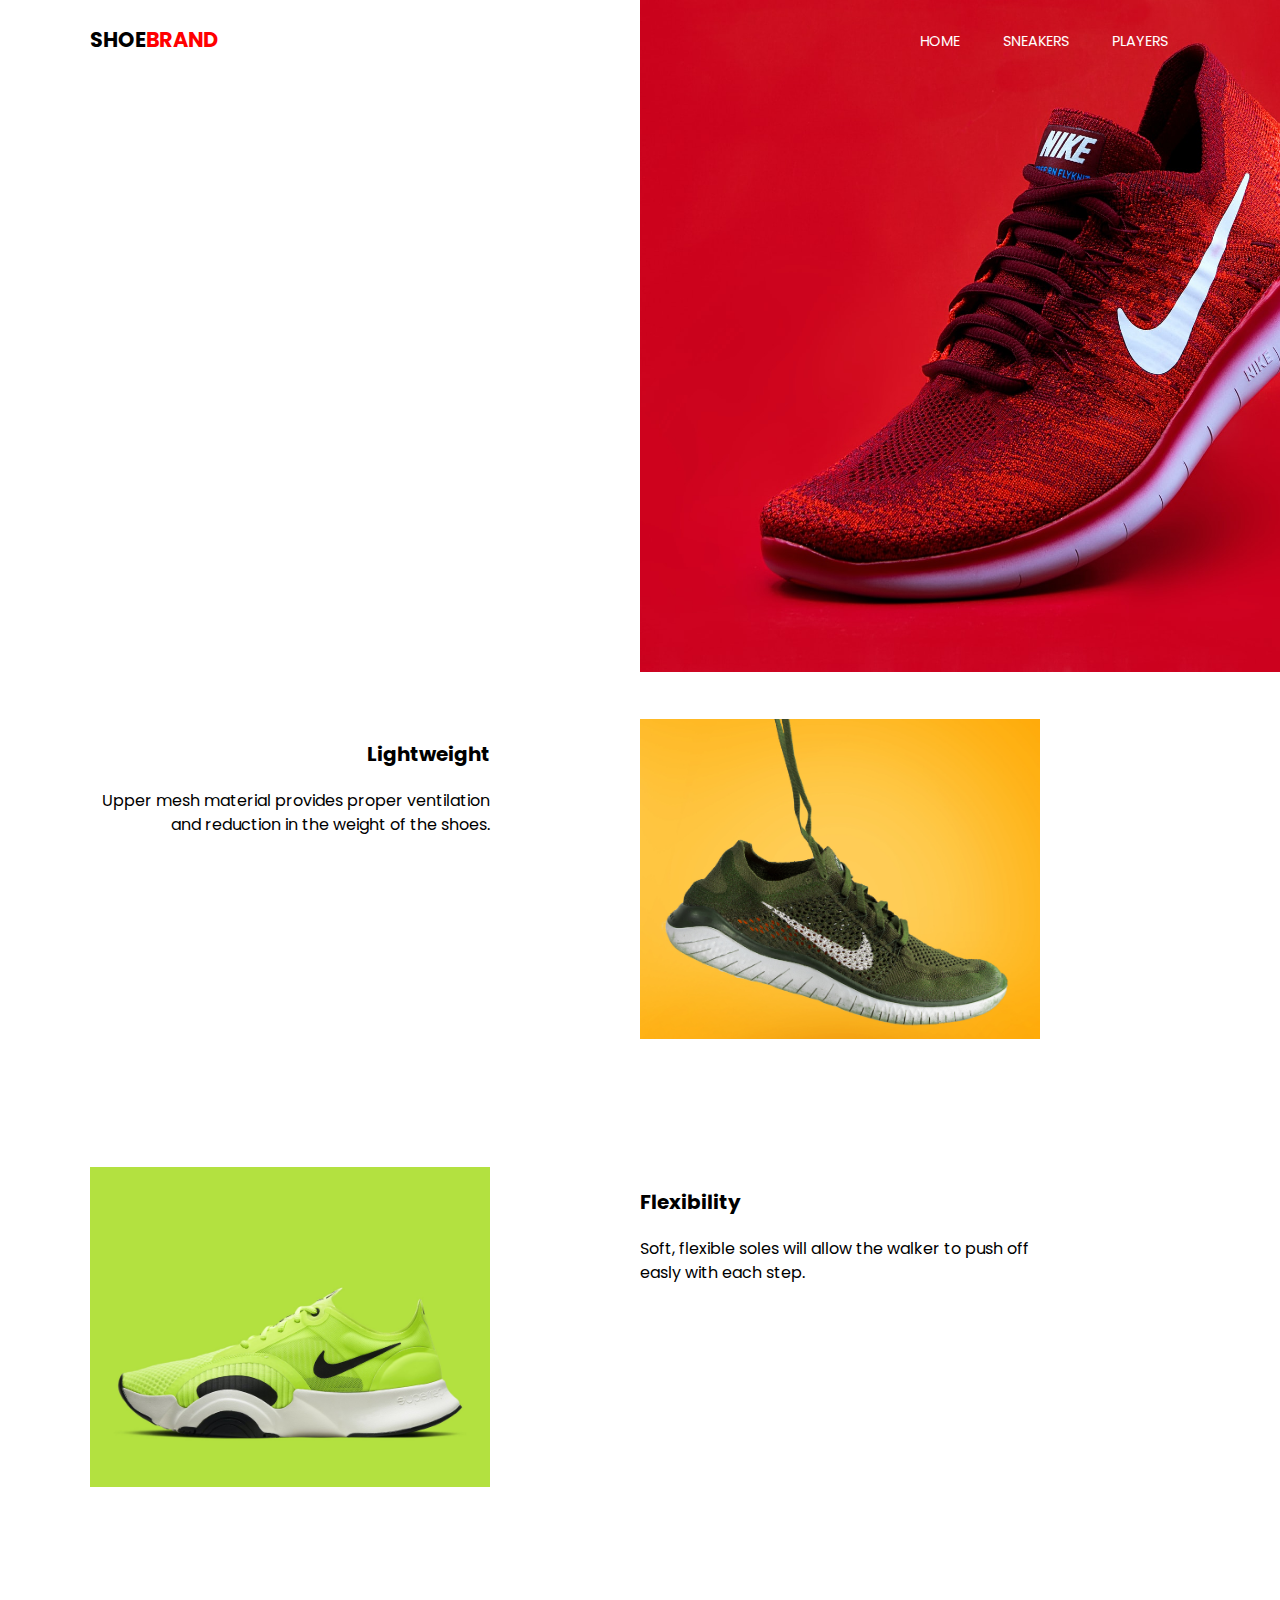
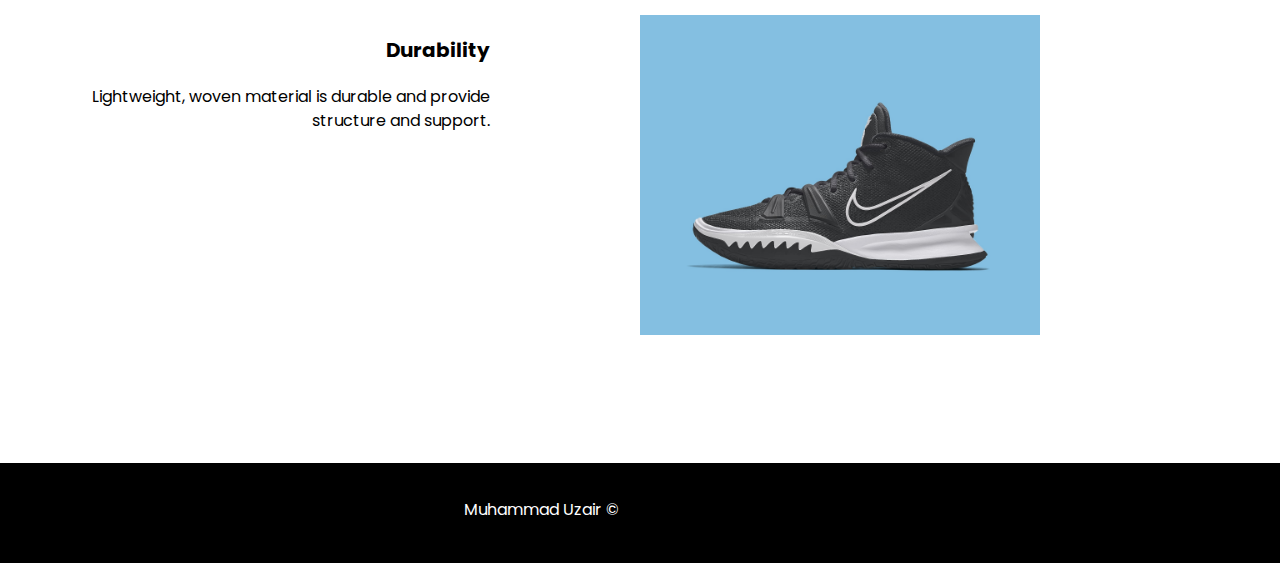
<file: index.html>
<!DOCTYPE html>
<html lang="en">
<head>
  <meta charset="UTF-8">
  <meta http-equiv="X-UA-Compatible" content="IE=edge">
  <meta name="viewport" content="width=device-width, initial-scale=1.0">
  <link rel="preconnect" href="https://fonts.googleapis.com">
  <link rel="preconnect" href="https://fonts.gstatic.com" crossorigin>
  <link href="https://fonts.googleapis.com/css2?family=Poppins:wght@300;700&display=swap" rel="stylesheet">
  <link rel="stylesheet" href="css/main.css">
  <title>NIKE</title>
</head>
<body>
  <div class="hero-img"></div>
  <div class="wrapper">
    <header>
        <a href="#" class="logo">
          SHOE<span>BRAND</span>
        </a>

        <nav>

          <svg class="close" viewBox="0 0 33 33" fill="none" xmlns="http://www.w3.org/2000/svg">
            <path
              d="M16.5 0.25C13.2861 0.25 10.1443 1.20305 7.47199 2.98862C4.79969 4.77419 2.71689 7.31209 1.48697 10.2814C0.257041 13.2507 -0.0647633 16.518 0.562247 19.6702C1.18926 22.8224 2.73692 25.7179 5.00952 27.9905C7.28213 30.2631 10.1776 31.8108 13.3298 32.4378C16.482 33.0648 19.7493 32.743 22.7186 31.513C25.6879 30.2831 28.2258 28.2003 30.0114 25.528C31.797 22.8557 32.75 19.7139 32.75 16.5C32.75 14.366 32.3297 12.2529 31.5131 10.2814C30.6964 8.30985 29.4994 6.51847 27.9905 5.00952C26.4815 3.50056 24.6902 2.3036 22.7186 1.48696C20.7471 0.670319 18.634 0.25 16.5 0.25V0.25ZM20.9038 18.5963C21.0561 18.7473 21.177 18.927 21.2595 19.1251C21.342 19.3231 21.3844 19.5355 21.3844 19.75C21.3844 19.9645 21.342 20.1769 21.2595 20.3749C21.177 20.573 21.0561 20.7527 20.9038 20.9038C20.7527 21.0561 20.573 21.177 20.3749 21.2594C20.1769 21.3419 19.9645 21.3844 19.75 21.3844C19.5355 21.3844 19.3231 21.3419 19.1251 21.2594C18.9271 21.177 18.7473 21.0561 18.5963 20.9038L16.5 18.7913L14.4038 20.9038C14.2527 21.0561 14.073 21.177 13.8749 21.2594C13.6769 21.3419 13.4645 21.3844 13.25 21.3844C13.0355 21.3844 12.8231 21.3419 12.6251 21.2594C12.427 21.177 12.2473 21.0561 12.0963 20.9038C11.9439 20.7527 11.8231 20.573 11.7406 20.3749C11.6581 20.1769 11.6156 19.9645 11.6156 19.75C11.6156 19.5355 11.6581 19.3231 11.7406 19.1251C11.8231 18.927 11.9439 18.7473 12.0963 18.5963L14.2088 16.5L12.0963 14.4038C11.7903 14.0978 11.6184 13.6827 11.6184 13.25C11.6184 12.8173 11.7903 12.4022 12.0963 12.0963C12.4023 11.7903 12.8173 11.6184 13.25 11.6184C13.6827 11.6184 14.0978 11.7903 14.4038 12.0963L16.5 14.2088L18.5963 12.0963C18.9023 11.7903 19.3173 11.6184 19.75 11.6184C20.1827 11.6184 20.5978 11.7903 20.9038 12.0963C21.2098 12.4022 21.3817 12.8173 21.3817 13.25C21.3817 13.6827 21.2098 14.0978 20.9038 14.4038L18.7913 16.5L20.9038 18.5963Z"
              fill="black" />
          </svg>

          <ul>
            <li><a href="index.html">HOME</a></li>
            <li><a href="sneakers.html">SNEAKERS</a></li>
            <li><a href="players.html">PLAYERS</a></li>
          </ul>
        
        </nav>

          <svg class="menu" viewBox="0 0 48 32" fill="none" xmlns="http://www.w3.org/2000/svg">
            <path d="M24 32H0V26.6667H24V32ZM48 18.6667H0V13.3333H48V18.6667ZM48 5.33333H24V0H48V5.33333Z"
              fill="white" />
          </svg>

        </header>

        <section class="hero">
          <h1>
            Regain your confidence on the court
          </h1>
          <p class="subhead">
            A shoe build with purpose and to take you game to the next level.
          </p>
          
          <svg class="down-arrow" width="16" height="132" viewBox="0 0 16 132" fill="none" xmlns="http://www.w3.org/2000/svg">
            <path
              d="M7.29289 131.707C7.68341 132.098 8.31658 132.098 8.7071 131.707L15.0711 125.343C15.4616 124.953 15.4616 124.319 15.0711 123.929C14.6805 123.538 14.0474 123.538 13.6568 123.929L7.99999 129.586L2.34314 123.929C1.95262 123.538 1.31945 123.538 0.928927 123.929C0.538402 124.319 0.538402 124.953 0.928927 125.343L7.29289 131.707ZM7 -4.37114e-08L6.99999 131L8.99999 131L9 4.37114e-08L7 -4.37114e-08Z"
              fill="black" />
          </svg>

        </section>

        <section class="more-info">
          <div class="feature">
            <div class="content">
              <p class="title">Lightweight</p>
              <p class="desc">Upper mesh material provides proper ventilation and reduction in the weight of the shoes.
              </p>
            </div>
            <img src="images/shoe2.jpg" alt="lightweightshoe">
          </div>

          <div class="feature left">
            <div class="content">
              <p class="title">Flexibility</p>
              <p class="desc">Soft, flexible soles will allow the walker to push off easly with each step.
              </p>
            </div>
            <img src="images/shoe3.jpg" alt="lightweightshoe">
          </div>

          <div class="feature">
            <div class="content">
              <p class="title"> Durability</p>
              <p class="desc">Lightweight, woven material is durable and provide structure and support.
              </p>
            </div>
            <img src="images/shoe4.jpg" alt="lightweightshoe">
          </div>

        </section>



  </div>

  <footer>
    <p>Muhammad Uzair &copy;</p>
  </footer>


  <script src="script.js"></script>
</body>
</html>
</file>
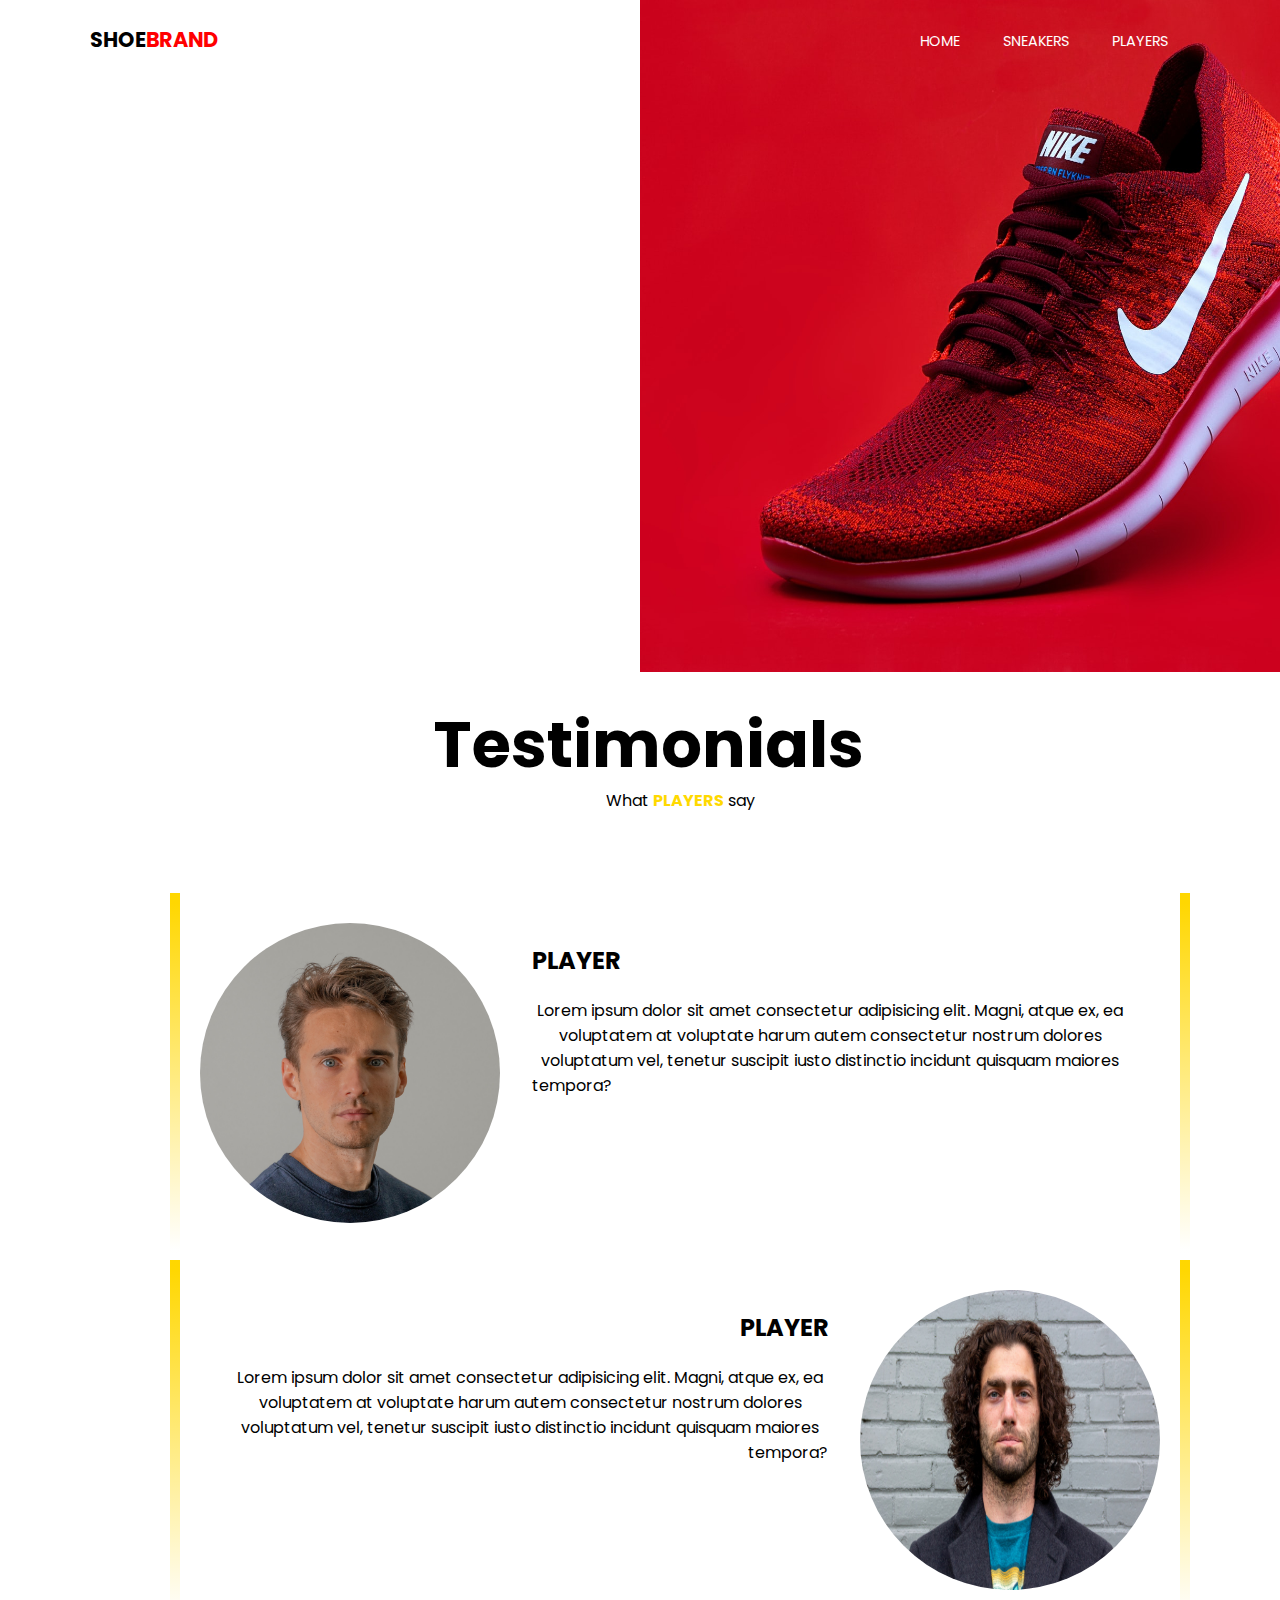
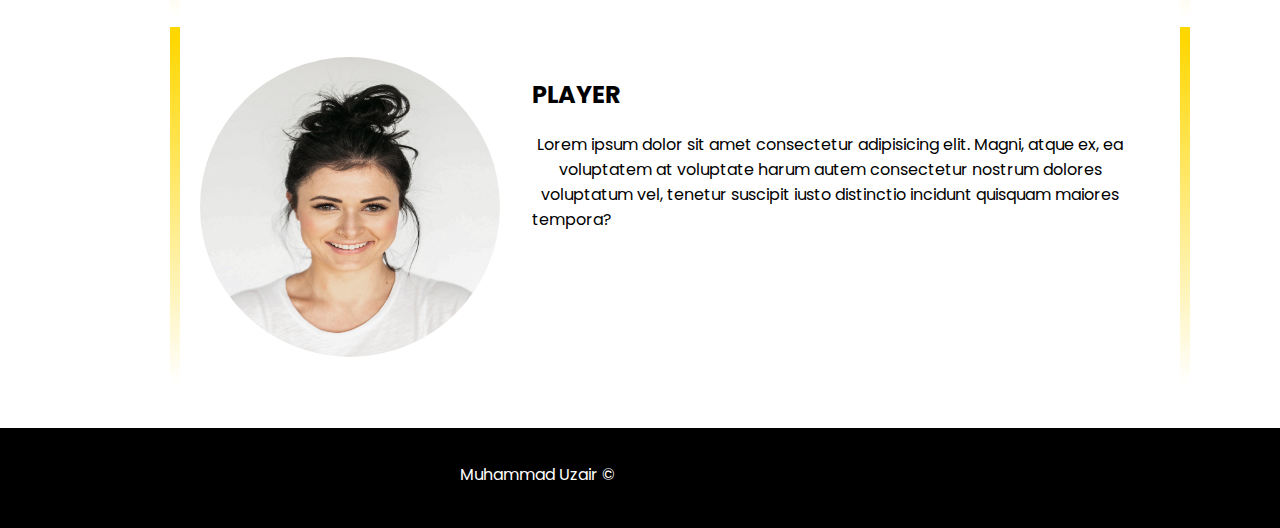
<file: players.html>
<!DOCTYPE html>
<html lang="en">

<head>
  <meta charset="UTF-8">
  <meta http-equiv="X-UA-Compatible" content="IE=edge">
  <meta name="viewport" content="width=device-width, initial-scale=1.0">
  <link rel="preconnect" href="https://fonts.googleapis.com">
  <link rel="preconnect" href="https://fonts.gstatic.com" crossorigin>
  <link href="https://fonts.googleapis.com/css2?family=Poppins:wght@300;700&display=swap" rel="stylesheet">
  <link rel="stylesheet" href="css/main.css">
  <title>NIKE</title>
</head>

<body>
  <div class="hero-img"></div>
  <div class="wrapper">
    <header>
      <a href="#" class="logo">
        SHOE<span>BRAND</span>
      </a>

      <nav>

        <svg class="close" viewBox="0 0 33 33" fill="none" xmlns="http://www.w3.org/2000/svg">
          <path
            d="M16.5 0.25C13.2861 0.25 10.1443 1.20305 7.47199 2.98862C4.79969 4.77419 2.71689 7.31209 1.48697 10.2814C0.257041 13.2507 -0.0647633 16.518 0.562247 19.6702C1.18926 22.8224 2.73692 25.7179 5.00952 27.9905C7.28213 30.2631 10.1776 31.8108 13.3298 32.4378C16.482 33.0648 19.7493 32.743 22.7186 31.513C25.6879 30.2831 28.2258 28.2003 30.0114 25.528C31.797 22.8557 32.75 19.7139 32.75 16.5C32.75 14.366 32.3297 12.2529 31.5131 10.2814C30.6964 8.30985 29.4994 6.51847 27.9905 5.00952C26.4815 3.50056 24.6902 2.3036 22.7186 1.48696C20.7471 0.670319 18.634 0.25 16.5 0.25V0.25ZM20.9038 18.5963C21.0561 18.7473 21.177 18.927 21.2595 19.1251C21.342 19.3231 21.3844 19.5355 21.3844 19.75C21.3844 19.9645 21.342 20.1769 21.2595 20.3749C21.177 20.573 21.0561 20.7527 20.9038 20.9038C20.7527 21.0561 20.573 21.177 20.3749 21.2594C20.1769 21.3419 19.9645 21.3844 19.75 21.3844C19.5355 21.3844 19.3231 21.3419 19.1251 21.2594C18.9271 21.177 18.7473 21.0561 18.5963 20.9038L16.5 18.7913L14.4038 20.9038C14.2527 21.0561 14.073 21.177 13.8749 21.2594C13.6769 21.3419 13.4645 21.3844 13.25 21.3844C13.0355 21.3844 12.8231 21.3419 12.6251 21.2594C12.427 21.177 12.2473 21.0561 12.0963 20.9038C11.9439 20.7527 11.8231 20.573 11.7406 20.3749C11.6581 20.1769 11.6156 19.9645 11.6156 19.75C11.6156 19.5355 11.6581 19.3231 11.7406 19.1251C11.8231 18.927 11.9439 18.7473 12.0963 18.5963L14.2088 16.5L12.0963 14.4038C11.7903 14.0978 11.6184 13.6827 11.6184 13.25C11.6184 12.8173 11.7903 12.4022 12.0963 12.0963C12.4023 11.7903 12.8173 11.6184 13.25 11.6184C13.6827 11.6184 14.0978 11.7903 14.4038 12.0963L16.5 14.2088L18.5963 12.0963C18.9023 11.7903 19.3173 11.6184 19.75 11.6184C20.1827 11.6184 20.5978 11.7903 20.9038 12.0963C21.2098 12.4022 21.3817 12.8173 21.3817 13.25C21.3817 13.6827 21.2098 14.0978 20.9038 14.4038L18.7913 16.5L20.9038 18.5963Z"
            fill="black" />
        </svg>

        <ul>
          <li><a href="index.html">HOME</a></li>
          <li><a href="sneakers.html">SNEAKERS</a></li>
          <li><a href="players.html">PLAYERS</a></li>
        </ul>

      </nav>

      <svg class="menu" viewBox="0 0 48 32" fill="none" xmlns="http://www.w3.org/2000/svg">
        <path d="M24 32H0V26.6667H24V32ZM48 18.6667H0V13.3333H48V18.6667ZM48 5.33333H24V0H48V5.33333Z" fill="white" />
      </svg>

    </header>

    <section class="hero">
      <h1>
        Regain your confidence on the court
      </h1>
      <p class="subhead">
        A shoe build with purpose and to take you game to the next level.
      </p>

      <svg class="down-arrow" width="16" height="132" viewBox="0 0 16 132" fill="none"
        xmlns="http://www.w3.org/2000/svg">
        <path
          d="M7.29289 131.707C7.68341 132.098 8.31658 132.098 8.7071 131.707L15.0711 125.343C15.4616 124.953 15.4616 124.319 15.0711 123.929C14.6805 123.538 14.0474 123.538 13.6568 123.929L7.99999 129.586L2.34314 123.929C1.95262 123.538 1.31945 123.538 0.928927 123.929C0.538402 124.319 0.538402 124.953 0.928927 125.343L7.29289 131.707ZM7 -4.37114e-08L6.99999 131L8.99999 131L9 4.37114e-08L7 -4.37114e-08Z"
          fill="black" />
      </svg>

    </section>

    <section class="testimonials">
      <h1>Testimonials</h1>
      <p>What <span>players</span> say</p>

      <div class="test-card">
        <div class="test-img">
          <img src="images/player1.jpg" alt="player1">
        </div>
        <div class="test-content">
          <h2>PLAYER</h2>
          <p>Lorem ipsum dolor sit amet consectetur adipisicing elit. Magni, atque ex, ea voluptatem at voluptate harum
            autem consectetur nostrum dolores  voluptatum vel, tenetur suscipit iusto distinctio incidunt quisquam
            maiores tempora?</p>
        </div>

      </div>

      <div class="test-card odd-card">
        <div class="test-img">
          <img src="images/player2.jpg" alt="player1">
        </div>
        <div class="test-content">
          <h2>PLAYER</h2>
          <p>Lorem ipsum dolor sit amet consectetur adipisicing elit. Magni, atque ex, ea voluptatem at voluptate harum
            autem consectetur nostrum dolores voluptatum vel, tenetur suscipit iusto distinctio incidunt quisquam
            maiores
            tempora?</p>
        </div>

      </div>

      <div class="test-card">
        <div class="test-img">
          <img src="images/player3.jpg" alt="player1">
        </div>
        <div class="test-content">
          <h2>PLAYER</h2>
          <p>Lorem ipsum dolor sit amet consectetur adipisicing elit. Magni, atque ex, ea voluptatem at voluptate harum
            autem consectetur nostrum dolores voluptatum vel, tenetur suscipit iusto distinctio incidunt quisquam
            maiores tempora?</p>
        </div>

      </div>


    </section>

    <footer>
      <p>Muhammad Uzair &copy;</p>
    </footer>


    <script src="script.js"></script>
</body>

</html>
</file>
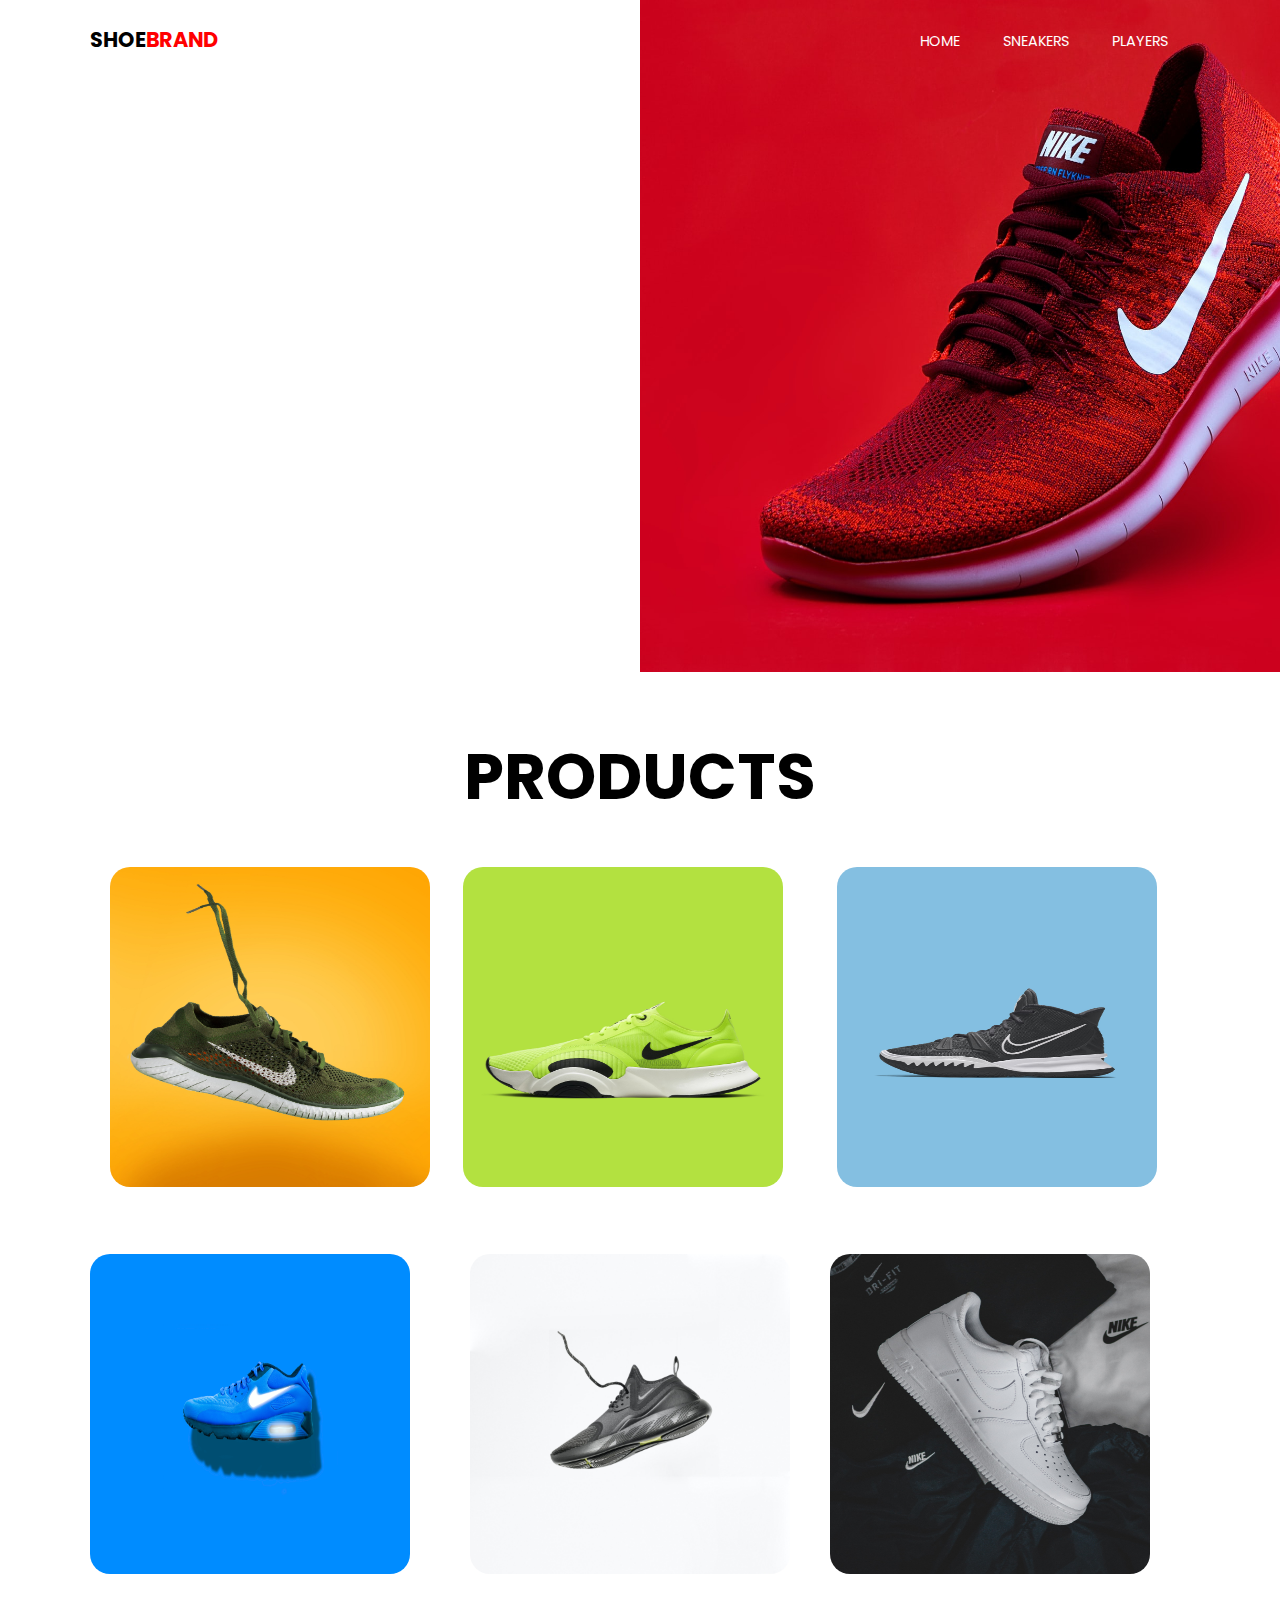
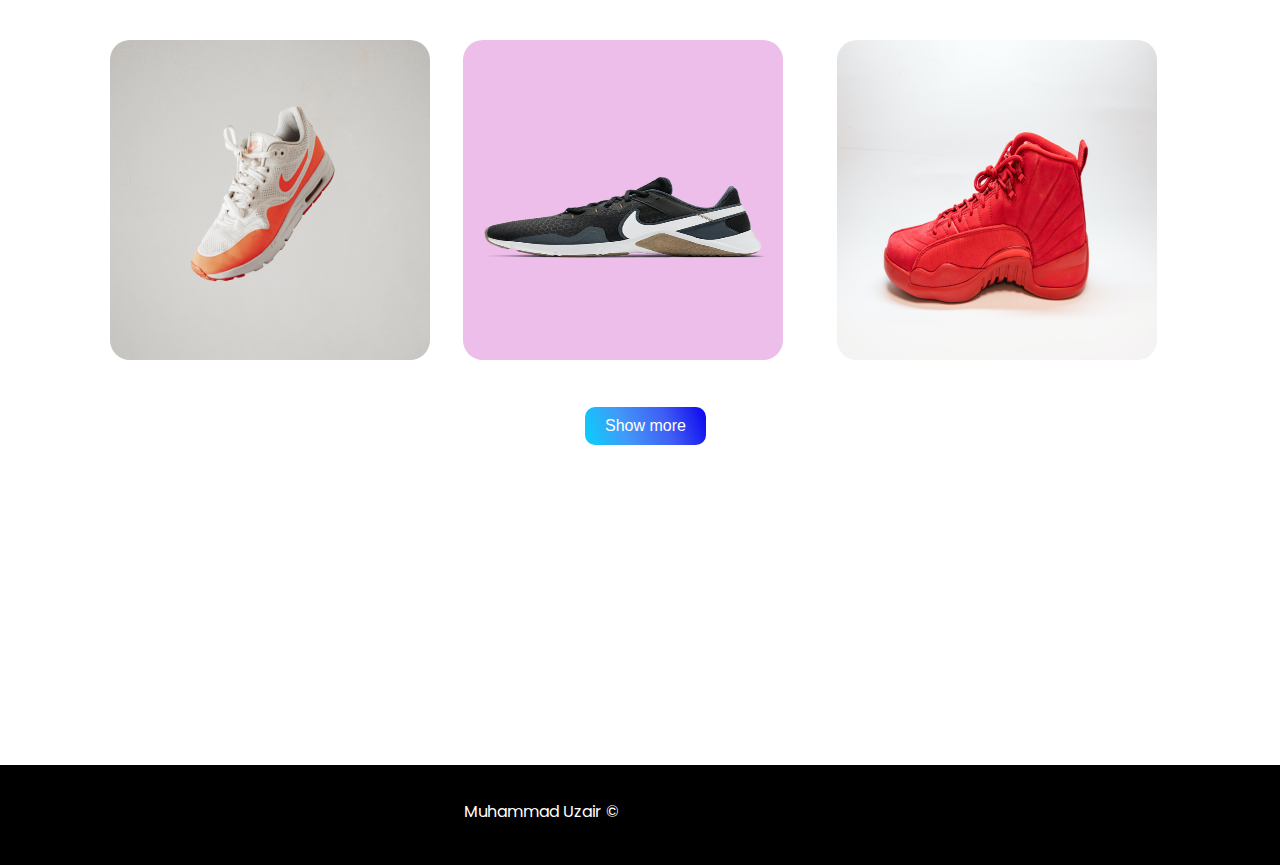
<file: sneakers.html>
<!DOCTYPE html>
<html lang="en">

<head>
  <meta charset="UTF-8">
  <meta http-equiv="X-UA-Compatible" content="IE=edge">
  <meta name="viewport" content="width=device-width, initial-scale=1.0">
  <link rel="preconnect" href="https://fonts.googleapis.com">
  <link rel="preconnect" href="https://fonts.gstatic.com" crossorigin>
  <link href="https://fonts.googleapis.com/css2?family=Poppins:wght@300;700&display=swap" rel="stylesheet">
  <link rel="stylesheet" href="css/main.css">
  <title>NIKE</title>
</head>

<body>
  <div class="hero-img"></div>
  <div class="wrapper">
    <header>
      <a href="#" class="logo">
        SHOE<span>BRAND</span>
      </a>

      <nav>

        <svg class="close" viewBox="0 0 33 33" fill="none" xmlns="http://www.w3.org/2000/svg">
          <path
            d="M16.5 0.25C13.2861 0.25 10.1443 1.20305 7.47199 2.98862C4.79969 4.77419 2.71689 7.31209 1.48697 10.2814C0.257041 13.2507 -0.0647633 16.518 0.562247 19.6702C1.18926 22.8224 2.73692 25.7179 5.00952 27.9905C7.28213 30.2631 10.1776 31.8108 13.3298 32.4378C16.482 33.0648 19.7493 32.743 22.7186 31.513C25.6879 30.2831 28.2258 28.2003 30.0114 25.528C31.797 22.8557 32.75 19.7139 32.75 16.5C32.75 14.366 32.3297 12.2529 31.5131 10.2814C30.6964 8.30985 29.4994 6.51847 27.9905 5.00952C26.4815 3.50056 24.6902 2.3036 22.7186 1.48696C20.7471 0.670319 18.634 0.25 16.5 0.25V0.25ZM20.9038 18.5963C21.0561 18.7473 21.177 18.927 21.2595 19.1251C21.342 19.3231 21.3844 19.5355 21.3844 19.75C21.3844 19.9645 21.342 20.1769 21.2595 20.3749C21.177 20.573 21.0561 20.7527 20.9038 20.9038C20.7527 21.0561 20.573 21.177 20.3749 21.2594C20.1769 21.3419 19.9645 21.3844 19.75 21.3844C19.5355 21.3844 19.3231 21.3419 19.1251 21.2594C18.9271 21.177 18.7473 21.0561 18.5963 20.9038L16.5 18.7913L14.4038 20.9038C14.2527 21.0561 14.073 21.177 13.8749 21.2594C13.6769 21.3419 13.4645 21.3844 13.25 21.3844C13.0355 21.3844 12.8231 21.3419 12.6251 21.2594C12.427 21.177 12.2473 21.0561 12.0963 20.9038C11.9439 20.7527 11.8231 20.573 11.7406 20.3749C11.6581 20.1769 11.6156 19.9645 11.6156 19.75C11.6156 19.5355 11.6581 19.3231 11.7406 19.1251C11.8231 18.927 11.9439 18.7473 12.0963 18.5963L14.2088 16.5L12.0963 14.4038C11.7903 14.0978 11.6184 13.6827 11.6184 13.25C11.6184 12.8173 11.7903 12.4022 12.0963 12.0963C12.4023 11.7903 12.8173 11.6184 13.25 11.6184C13.6827 11.6184 14.0978 11.7903 14.4038 12.0963L16.5 14.2088L18.5963 12.0963C18.9023 11.7903 19.3173 11.6184 19.75 11.6184C20.1827 11.6184 20.5978 11.7903 20.9038 12.0963C21.2098 12.4022 21.3817 12.8173 21.3817 13.25C21.3817 13.6827 21.2098 14.0978 20.9038 14.4038L18.7913 16.5L20.9038 18.5963Z"
            fill="black" />
        </svg>

        <ul>
          <li><a href="index.html">HOME</a></li>
          <li><a href="sneakers.html">SNEAKERS</a></li>
          <li><a href="players.html">PLAYERS</a></li>
        </ul>

      </nav>

      <svg class="menu" viewBox="0 0 48 32" fill="none" xmlns="http://www.w3.org/2000/svg">
        <path d="M24 32H0V26.6667H24V32ZM48 18.6667H0V13.3333H48V18.6667ZM48 5.33333H24V0H48V5.33333Z" fill="white" />
      </svg>

    </header>

    <section class="hero">
      <h1>
        Regain your confidence on the court
      </h1>
      <p class="subhead">
        A shoe build with purpose and to take you game to the next level.
      </p>

      <svg class="down-arrow" width="16" height="132" viewBox="0 0 16 132" fill="none"
        xmlns="http://www.w3.org/2000/svg">
        <path
          d="M7.29289 131.707C7.68341 132.098 8.31658 132.098 8.7071 131.707L15.0711 125.343C15.4616 124.953 15.4616 124.319 15.0711 123.929C14.6805 123.538 14.0474 123.538 13.6568 123.929L7.99999 129.586L2.34314 123.929C1.95262 123.538 1.31945 123.538 0.928927 123.929C0.538402 124.319 0.538402 124.953 0.928927 125.343L7.29289 131.707ZM7 -4.37114e-08L6.99999 131L8.99999 131L9 4.37114e-08L7 -4.37114e-08Z"
          fill="black" />
      </svg>

    </section>

    <section class="products">
      <h1>
        PRODUCTS
      </h1>

      <div class="card-box">
        <div class="card">
          <img src="images/shoe2.jpg" alt="card shoe">
          <div class="card-back"></div>
          <div class="card-details">
            <h2>
              SNEAKER
            </h2>
            <p>
              Lorem, ipsum dolor sit amet consectetur adipisicing elit. Ut, repudiandae?
            </p>
            <button class="cart">Add to cart</button>
          </div>
        </div>

        <div class="card right">
          <img src="images/shoe3.jpg" alt="card shoe">
          <div class="card-back"></div>
          <div class="card-details">
            <h2>
              SNEAKER
            </h2>
            <p>
              Lorem, ipsum dolor sit amet consectetur adipisicing elit. Ut, repudiandae?
            </p>
            <button class="cart">Add to cart</button>
          </div>
        </div>

        <div class="card">
          <img src="images/shoe4.jpg" alt="card shoe">
          <div class="card-back"></div>
          <div class="card-details">
            <h2>
              SNEAKER
            </h2>
            <p>
              Lorem, ipsum dolor sit amet consectetur adipisicing elit. Ut, repudiandae?
            </p>
            <button class="cart">Add to cart</button>
          </div>
        </div>

      </div>


      <div class="card-box">
        <div class="card right">
          <img src="images/shoe5.jpg" alt="card shoe">
          <div class="card-back"></div>
          <div class="card-details">
            <h2>
              SNEAKER
            </h2>
            <p>
              Lorem, ipsum dolor sit amet consectetur adipisicing elit. Ut, repudiandae?
            </p>
            <button class="cart">Add to cart</button>
          </div>
        </div>

        <div class="card">
          <img src="images/shoe6.jpg" alt="card shoe">
          <div class="card-back"></div>
          <div class="card-details">
            <h2>
              SNEAKER
            </h2>
            <p>
              Lorem, ipsum dolor sit amet consectetur adipisicing elit. Ut, repudiandae?
            </p>
            <button class="cart">Add to cart</button>
          </div>
        </div>

        <div class="card right">
          <img src="images/shoe7.jpg" alt="card shoe">
          <div class="card-back"></div>
          <div class="card-details">
            <h2>
              SNEAKER
            </h2>
            <p>
              Lorem, ipsum dolor sit amet consectetur adipisicing elit. Ut, repudiandae?
            </p>
            <button class="cart">Add to cart</button>
          </div>
        </div>

      </div>




      <div class="card-box">
        <div class="card">
          <img src="images/shoe8.jpg" alt="card shoe">
          <div class="card-back"></div>
          <div class="card-details">
            <h2>
              SNEAKER
            </h2>
            <p>
              Lorem, ipsum dolor sit amet consectetur adipisicing elit. Ut, repudiandae?
            </p>
            <button class="cart">Add to cart</button>
          </div>
        </div>

        <div class="card right">
          <img src="images/shoe9.jpg" alt="card shoe">
          <div class="card-back"></div>
          <div class="card-details">
            <h2>
              SNEAKER
            </h2>
            <p>
              Lorem, ipsum dolor sit amet consectetur adipisicing elit. Ut, repudiandae?
            </p>
            <button class="cart">Add to cart</button>
          </div>
        </div>

        <div class="card">
          <img src="images/shoe10.jpg" alt="card shoe">
          <div class="card-back"></div>
          <div class="card-details">
            <h2>
              SNEAKER
            </h2>
            <p>
              Lorem, ipsum dolor sit amet consectetur adipisicing elit. Ut, repudiandae?
            </p>
            <button class="cart">Add to cart</button>
          </div>
        </div>

      </div>


      <button class="more">Show more</button>




    </section>

  </div>

  <footer>
    <p>Muhammad Uzair &copy;</p>
  </footer>

  <script src="script.js"></script>
</body>

</html>
</file>
<file: css/main.css>
body {
  margin: 1.5em;
  font-family: 'Poppins', sans-serif;
  overflow-x: hidden;
}

a {
  text-decoration: none;
  font-size: 1.3rem;
}

nav {
  position: fixed;
  right: 0;
  top: 0;
  background: #fff;
  height: 100vh;
  width: 50%;
  z-index: 999;
  text-transform: uppercase;
  transform: translateX(100%);
  transition: transform .5s ease-in-out;
}

nav ul {
  list-style: none;
  padding: 0;
  margin-top: 8em;
}

nav ul a {
  color: #000;
  padding: .75em 2em;
  display: block;
  width: 100%;
}

nav ul a:hover {
  background: #c9c9c9;
}

nav .close {
  float: right;
}

.hero-img {
  position: absolute;
  top: 0;
  left: 0;
  background: url("../images/redshoe.jpg");
  width: 100%;
  height: 100vh;
  z-index: -1;
  background-size: cover;
  background-position: 20% 20%;
  animation: introload 2s forwards;
}

.logo {
  color: #fff;
  font-weight: bold;
}

header {
  display: flex;
  justify-content: space-between;
}

header svg {
  width: 2.3em;
  margin-top: .6em;
}

h1 {
  font-size: 3rem;
  margin-top: 2em;
  line-height: 3.3rem;
}

.subhead {
  font-size: 1.4rem;
}

section.hero {
  color: #fff;
  height: 90vh;
  opacity: 0;
  animation: moveDown 1s ease-in-out forwards;
}

section.hero svg {
  stroke: #fff;
  position: absolute;
  bottom: 4.5em;
  width: 1em;
  animation: moveArrow 1s alternate-reverse infinite;
}

section.hero svg path {
  fill: #fff;
}

.more-info img {
  width: 100%;
  object-fit: cover;
  height: 20em;
  background-position: 100px 150px;
}

.more-info .title {
  font-weight: bold;
  font-size: 1.25rem;
}

.more-info .desc {
  line-height: 1.5rem;
}

.open-nav {
  transform: translateX(0%);
}

footer {
  width: 140%;
  height: 100px;
  margin: 0 -15em;
  margin-bottom: -55px;
  padding-left: 10em;
  background: #000;
  text-align: center;
}

footer p {
  color: #fff;
  padding-top: 34px;
  margin: 34px 70px 34px 0;
}

.products {
  margin-top: 10em;
  margin-bottom: 20em;
}

.products h1 {
  text-align: center;
  font-size: 4em;
}

.products button.more {
  padding: 10px 20px;
  margin-left: 45%;
  font-size: 1em;
  color: #fff;
  outline: none;
  border: none;
  border-radius: 10px;
  background-image: linear-gradient(250deg, #0b04ef, #3f5df4, #4298f8, #07d1fb);
  transition: all .1s ease-in;
}

.products button.more:hover {
  transform: scale(1.05);
}

.products button.more:active {
  transform: scale(0.97);
}

.card-box {
  padding: 0 15%;
}

.card {
  margin: 20px;
  display: block;
  width: 50%;
}

.card img {
  border-radius: 20px;
  width: 20em;
  height: 20em;
  position: absolute;
}

.card .card-details {
  width: 20em;
  height: 20em;
  color: #333;
  border-radius: 20px;
  position: relative;
  background-image: linear-gradient(325deg, rgba(241, 83, 99, 0.7), rgba(249, 139, 110, 0.7), rgba(253, 187, 121, 0.7), rgba(253, 233, 132, 0.7));
  text-align: center;
  transition: all .3s ease-in;
  clip-path: polygon(0 100%, 100% 100%, 100% 100%, 0 100%);
}

.card h2 {
  font-size: 2em;
  padding: 20px;
}

.card p {
  padding: 20px;
}

.card button {
  padding: 10px 20px;
  border-radius: 10px;
  outline: none;
  font-size: 1em;
  background-image: linear-gradient(25deg, #ce823f, #d4a34e, #d8c45d, #d9e46d);
  box-shadow: 5px 5px 15px 5px rgba(0, 0, 0, 0.2);
  border: none;
}

.card button:active {
  box-shadow: none;
  transform: scale(0.98);
}

.card:hover .card-details {
  clip-path: polygon(0 100%, 100% 100%, 100% 0, 0 0);
}

.testimonials {
  text-align: center;
  margin-left: 5em;
}

.testimonials h1 {
  font-size: 4em;
  margin-left: -1em;
  margin-bottom: 0;
}

.testimonials p {
  margin-bottom: 5em;
}

.testimonials p span {
  font-weight: bold;
  color: #ffd900;
  text-transform: uppercase;
}

.testimonials .test-card {
  padding: 20px;
  border-width: 10px;
  border-style: solid;
  border-image: linear-gradient(to bottom, gold, rgba(0, 0, 0, 0)) 1 100%;
}

.testimonials .test-card .test-content {
  padding: 0 2rem;
  margin: 0 auto;
  text-align: center;
}

.testimonials .test-card .test-img img {
  width: 300px;
  height: 300px;
  border-radius: 100%;
}

.test-card.odd-card .test-content {
  text-align: center;
}

@media only screen and (min-width: 680px) {
  body {
    margin: 1.5em 5em;
    font-family: 'Poppins', sans-serif;
  }
  .card-details {
    bottom: 1.7em;
  }
  .card-box {
    padding: 0;
    display: flex;
    flex-direction: column;
  }
  .card-box .card.right {
    margin-left: 50%;
  }
}

@media only screen and (min-width: 920px) {
  .menu {
    display: none;
  }
  nav {
    transform: translateX(0);
    position: unset;
    display: block;
    width: auto;
    height: auto;
    background: none;
  }
  nav svg.close {
    margin-top: 5em;
    display: none;
  }
  nav ul {
    display: flex;
    margin: 0;
  }
  nav ul a {
    color: #fff;
    padding: .5em 1.5em;
    font-size: .9em;
    transition: color .2s ease;
  }
  nav ul a:hover {
    background: none;
    color: #7e970d;
  }
  .hero-img {
    left: unset;
    right: 0;
    width: 50%;
    height: 42em;
  }
  .logo {
    color: #000;
  }
  .logo span {
    color: #f00;
  }
  section.hero {
    color: #000;
    height: auto;
    width: 40%;
    margin-bottom: 8em;
  }
  section.hero svg.down-arrow {
    margin-top: 1em;
    stroke: #000;
    position: unset;
  }
  section.hero svg.down-arrow path {
    fill: #000;
  }
  .feature {
    display: grid;
    grid-template-columns: repeat(2, auto);
    gap: 3em;
    margin-bottom: 8em;
  }
  .feature img {
    width: 25em;
    height: 20em;
  }
  .feature .content {
    text-align: right;
    width: 25em;
  }
  .feature.left {
    grid-template-areas: "left right";
  }
  .feature.left img {
    grid-area: left;
  }
  .feature.left .content {
    text-align: left;
    width: 25em;
    justify-self: left;
  }
  footer {
    width: 120%;
  }
}

@media only screen and (min-width: 1200px) {
  .wrapper {
    width: 1100px;
    margin: 0 auto;
  }
  .feature {
    gap: 0;
  }
  .card-box {
    display: flex;
    flex-direction: row;
  }
  .card-box .card.right {
    margin-left: 0;
  }
  .test-card {
    display: flex;
  }
  .test-card .test-content h2 {
    text-align: left;
  }
  .test-card .test-content p {
    text-align-last: left;
  }
  .test-card.odd-card {
    flex-direction: row-reverse;
  }
  .test-card.odd-card .test-content h2 {
    text-align: right;
  }
  .test-card.odd-card .test-content p {
    text-align-last: right;
  }
  footer {
    width: 140%;
    margin-left: -18em;
  }
  footer p {
    margin-left: -20em;
  }
}

@keyframes introload {
  0% {
    clip-path: polygon(0 0, 100% 0%, 100% 0, 0 0);
  }
  100% {
    clip-path: polygon(0 0, 100% 0%, 100% 100%, 0 100%);
  }
}

@keyframes moveArrow {
  0% {
    transform: translateY(-30px);
  }
  100% {
    transform: translateY(0);
  }
}

@keyframes moveDown {
  0% {
    transform: translateY(-100px);
  }
  100% {
    transform: translateY(0);
    opacity: 1;
  }
}
/*# sourceMappingURL=main.css.map */
</file>
